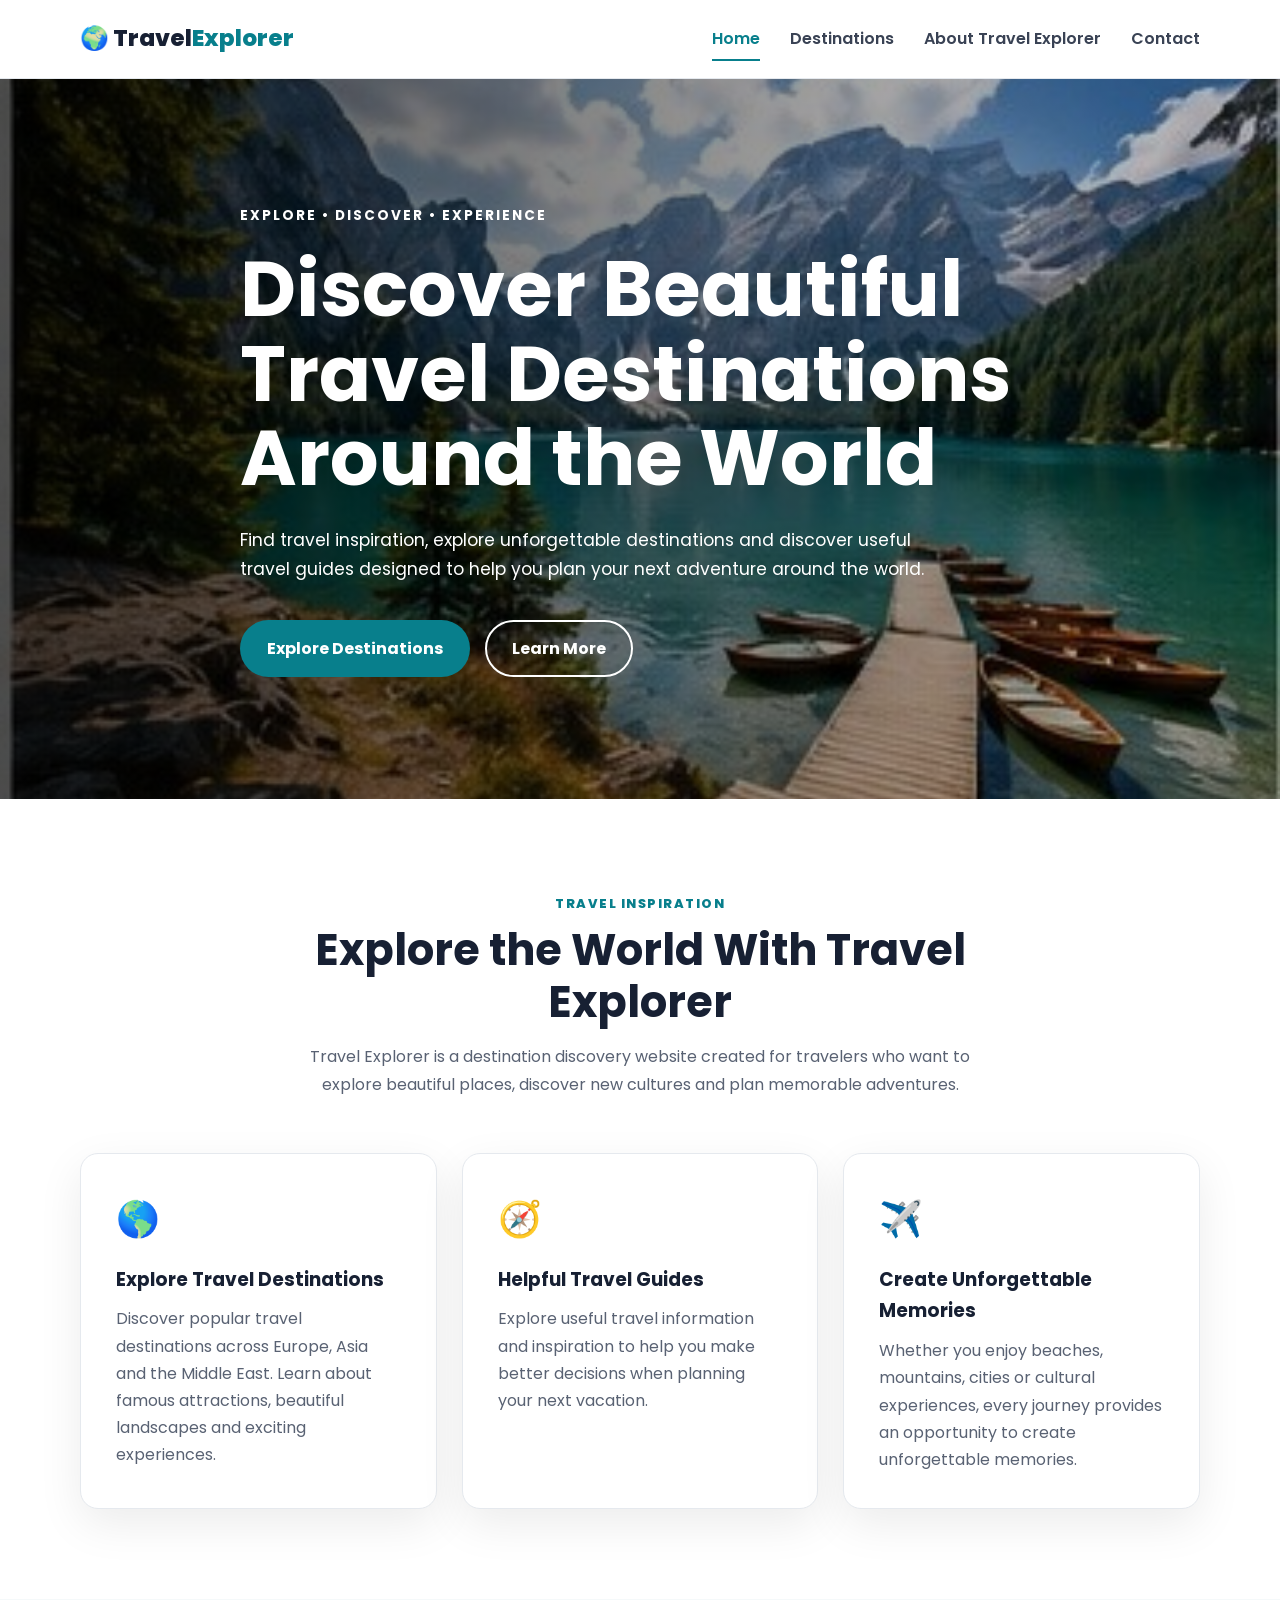
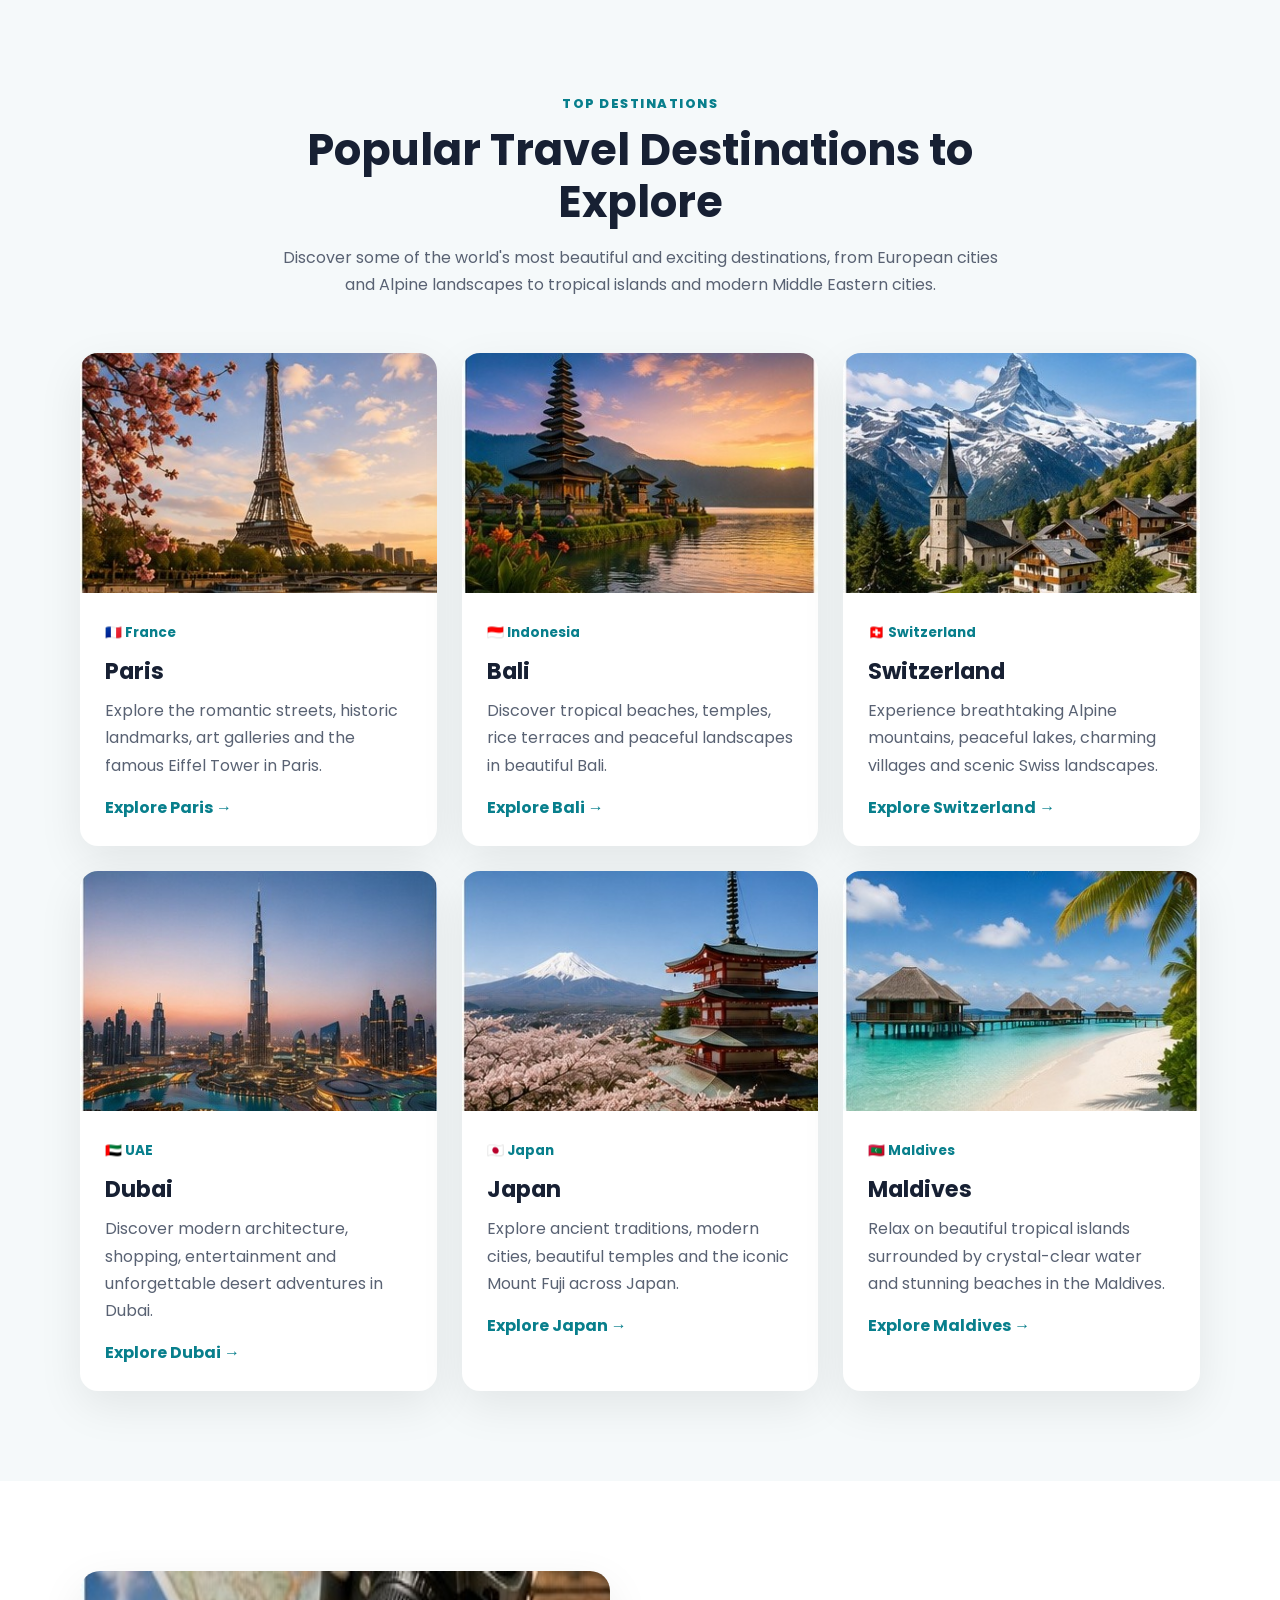
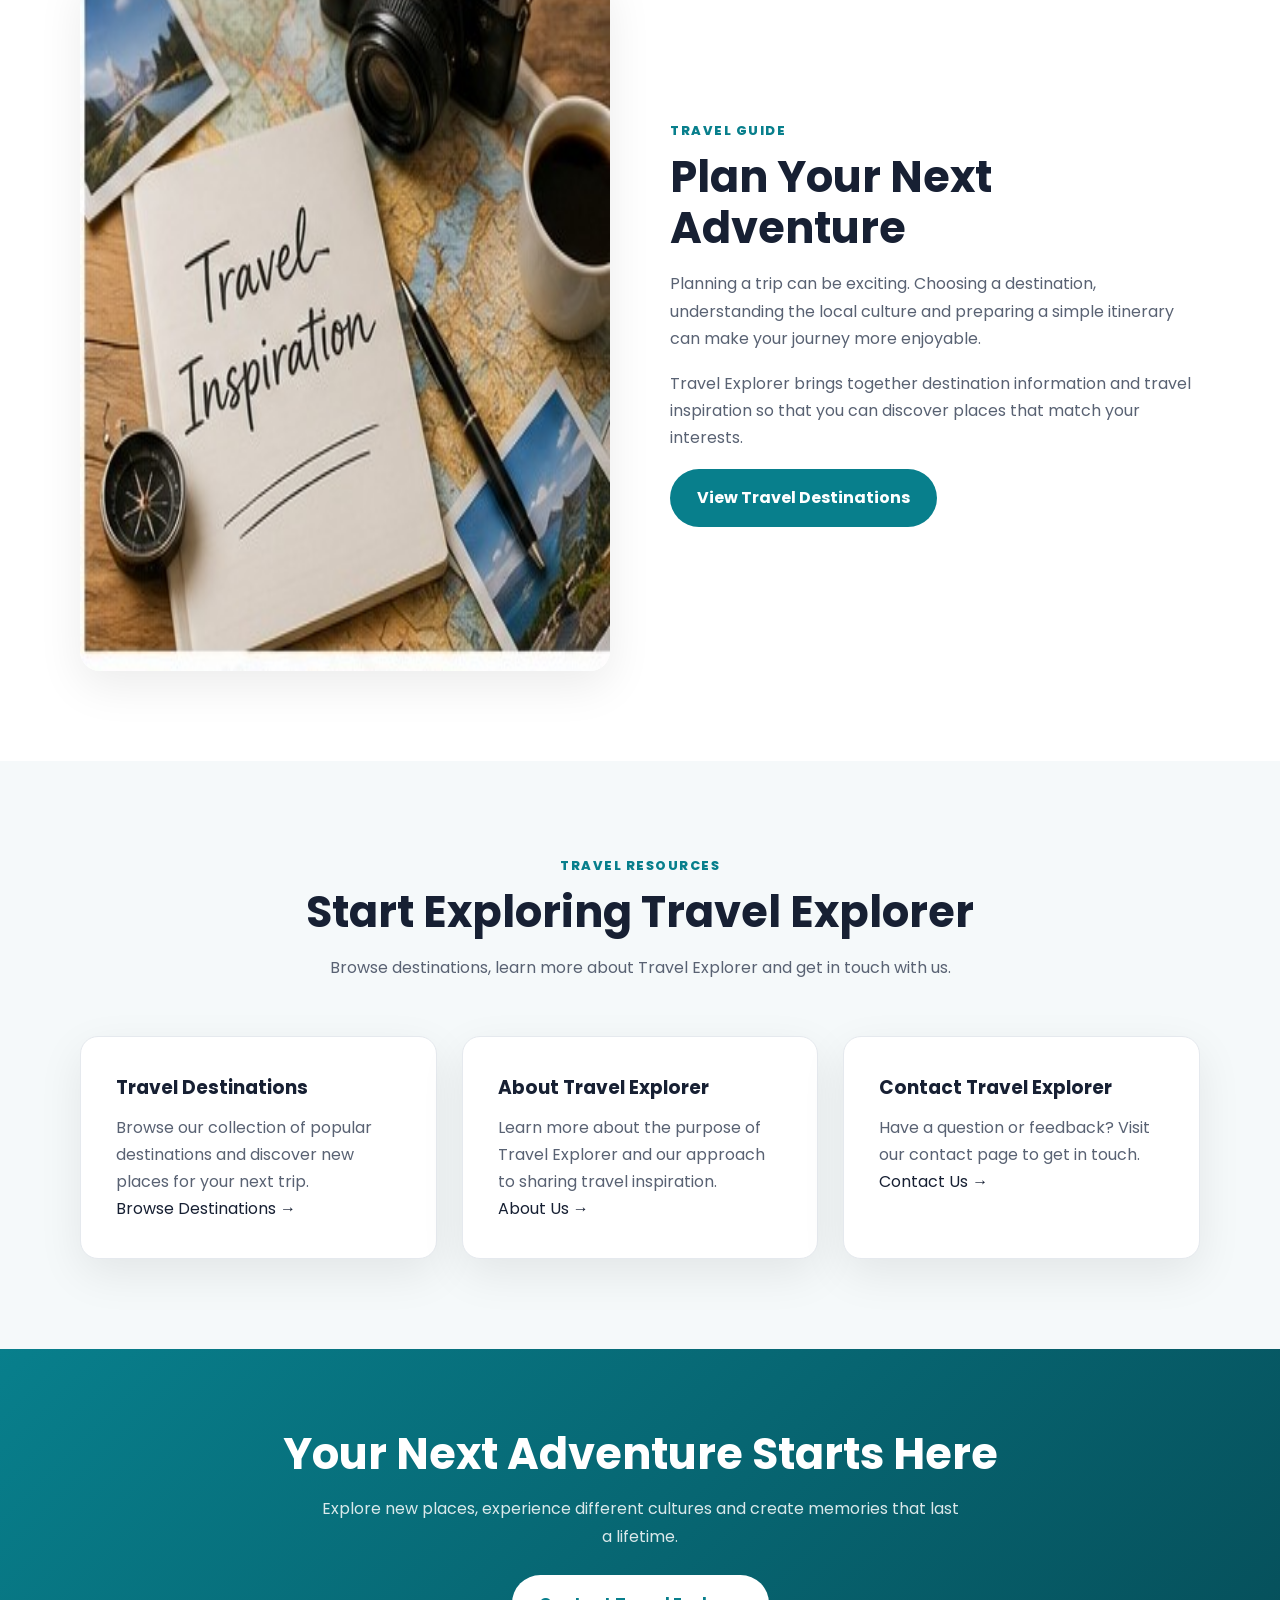
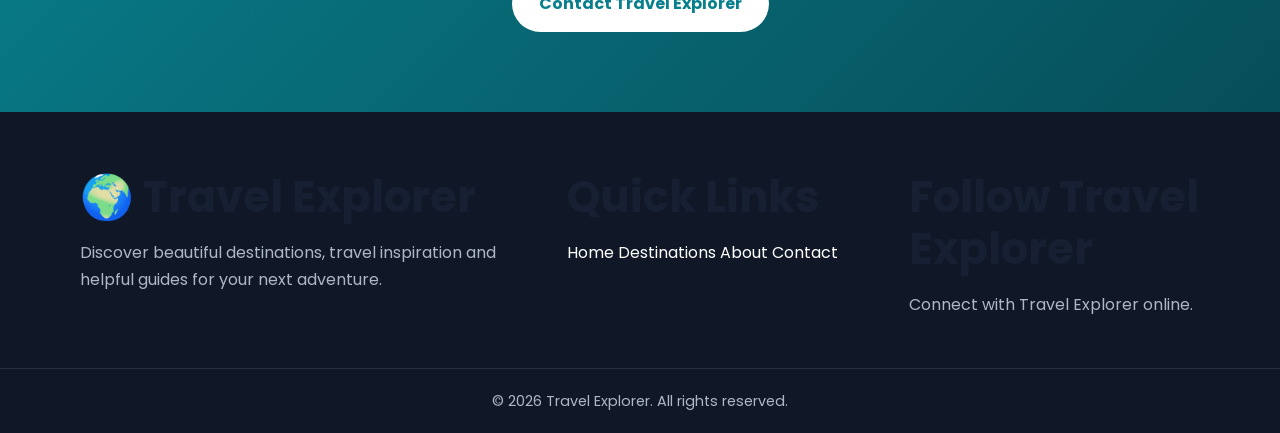
<file: index.html>
<!DOCTYPE html>
<html lang="en">
<head>

    <!-- =========================================================
         TRAVEL EXPLORER
         SEO-Optimized Homepage
         Canonical URL:
         https://shinchan111.github.io/project/
         ========================================================= -->

    <!-- ================= BASIC META ================= -->

    <meta charset="UTF-8">

    <meta name="viewport"
          content="width=device-width, initial-scale=1.0">

    <meta name="description"
          content="Explore beautiful travel destinations, vacation ideas, travel guides and trip inspiration with Travel Explorer. Discover Paris, Bali, Switzerland, Dubai, Japan and the Maldives.">

    <meta name="author"
          content="Travel Explorer">

    <meta name="robots"
          content="index, follow, max-image-preview:large, max-snippet:-1, max-video-preview:-1">

    <meta name="googlebot"
          content="index, follow, max-image-preview:large, max-snippet:-1, max-video-preview:-1">

    <meta name="bingbot"
          content="index, follow">

    <meta name="referrer"
          content="strict-origin-when-cross-origin">

    <!-- ================= TITLE ================= -->

    <title>
        Travel Explorer | Travel Destinations, Guides & Vacation Ideas
    </title>

    <!-- ================= CANONICAL ================= -->

    <link rel="canonical"
          href="https://shinchan111.github.io/project/">

    <!-- ================= FAVICON ================= -->

    <link rel="icon"
          type="image/png"
          href="images/favicon.png">

    <link rel="apple-touch-icon"
          href="images/favicon.png">

    <!-- ================= THEME ================= -->

    <meta name="theme-color"
          content="#0f766e">

    <meta name="color-scheme"
          content="light">

    <!-- ================= OPEN GRAPH ================= -->

    <meta property="og:type"
          content="website">

    <meta property="og:locale"
          content="en_US">

    <meta property="og:site_name"
          content="Travel Explorer">

    <meta property="og:title"
          content="Travel Explorer | Travel Destinations, Guides & Vacation Ideas">

    <meta property="og:description"
          content="Discover beautiful destinations, travel inspiration and helpful travel guides for your next adventure.">

    <meta property="og:url"
          content="https://shinchan111.github.io/project/">

    <meta property="og:image"
          content="https://shinchan111.github.io/project/images/og-image.jpg">

    <meta property="og:image:alt"
          content="Travel Explorer travel destinations and vacation inspiration">

    <meta property="og:image:type"
          content="image/jpeg">

    <!-- ================= X / TWITTER ================= -->

    <meta name="twitter:card"
          content="summary_large_image">

    <meta name="twitter:title"
          content="Travel Explorer | Travel Destinations & Guides">

    <meta name="twitter:description"
          content="Explore beautiful destinations, travel guides, vacation ideas and unforgettable travel experiences.">

    <meta name="twitter:image"
          content="https://shinchan111.github.io/project/images/og-image.jpg">

    <meta name="twitter:image:alt"
          content="Travel Explorer travel destinations">

    <!-- =========================================================
         PERFORMANCE
         ========================================================= -->

    <!-- Google Fonts -->
    <link rel="preconnect"
          href="https://fonts.googleapis.com">

    <link rel="preconnect"
          href="https://fonts.gstatic.com"
          crossorigin>

    <link rel="dns-prefetch"
          href="//fonts.googleapis.com">

    <link rel="dns-prefetch"
          href="//fonts.gstatic.com">

    <link href="https://fonts.googleapis.com/css2?family=Poppins:wght@300;400;500;600;700;800&display=swap"
          rel="stylesheet">

    <!-- Main CSS -->
    <link rel="stylesheet"
          href="style.css">

    <!-- =========================================================
         WEBSITE STRUCTURED DATA
         ========================================================= -->

    <script type="application/ld+json">
    {
        "@context": "https://schema.org",
        "@type": "WebSite",
        "@id": "https://shinchan111.github.io/project/#website",
        "name": "Travel Explorer",
        "url": "https://shinchan111.github.io/project/",
        "description": "Travel destinations, travel guides, vacation ideas and travel inspiration.",
        "inLanguage": "en"
    }
    </script>

    <!-- =========================================================
         WEBPAGE STRUCTURED DATA
         ========================================================= -->

    <script type="application/ld+json">
    {
        "@context": "https://schema.org",
        "@type": "WebPage",
        "@id": "https://shinchan111.github.io/project/#webpage",
        "url": "https://shinchan111.github.io/project/",
        "name": "Travel Explorer | Travel Destinations, Guides & Vacation Ideas",
        "description": "Explore beautiful travel destinations, vacation ideas, travel guides and trip inspiration with Travel Explorer.",
        "isPartOf": {
            "@id": "https://shinchan111.github.io/project/#website"
        },
        "about": {
            "@type": "Thing",
            "name": "Travel and tourism"
        },
        "inLanguage": "en"
    }
    </script>

    <!-- =========================================================
         ORGANIZATION STRUCTURED DATA
         
         IMPORTANT:
         No fake phone number, address or social profiles are used.
         Add them only when they genuinely belong to this website.
         ========================================================= -->

    <script type="application/ld+json">
    {
        "@context": "https://schema.org",
        "@type": "Organization",
        "@id": "https://shinchan111.github.io/project/#organization",
        "name": "Travel Explorer",
        "url": "https://shinchan111.github.io/project/",
        "logo": {
            "@type": "ImageObject",
            "url": "https://shinchan111.github.io/project/images/favicon.png"
        }
    }
    </script>

    <!-- =========================================================
         BREADCRUMB STRUCTURED DATA
         ========================================================= -->

    <script type="application/ld+json">
    {
        "@context": "https://schema.org",
        "@type": "BreadcrumbList",
        "itemListElement": [
            {
                "@type": "ListItem",
                "position": 1,
                "name": "Home",
                "item": "https://shinchan111.github.io/project/"
            }
        ]
    }
    </script>

</head>


<body>

    <!-- =========================================================
         HEADER
         ========================================================= -->

    <header class="header">

        <div class="container nav-container">

            <a href="./"
               class="logo"
               aria-label="Travel Explorer - Home">

                <span aria-hidden="true">🌍</span>
                Travel<span>Explorer</span>

            </a>


            <nav class="navbar"
                 aria-label="Main navigation">

                <a href="./"
                   class="active"
                   aria-current="page">
                    Home
                </a>

                <a href="destinations.html">
                    Destinations
                </a>

                <a href="about.html">
                    About Travel Explorer
                </a>

                <a href="contact.html">
                    Contact
                </a>

            </nav>

        </div>

    </header>


    <!-- =========================================================
         MAIN CONTENT
         ========================================================= -->

    <main>

        <!-- =====================================================
             HERO
             ===================================================== -->

        <section class="hero"
                 aria-labelledby="hero-title">

            <div class="hero-overlay">

                <div class="container hero-content">

                    <span class="hero-label">
                        EXPLORE • DISCOVER • EXPERIENCE
                    </span>


                    <h1 id="hero-title">
                        Discover Beautiful Travel Destinations Around the World
                    </h1>


                    <p>
                        Find travel inspiration, explore unforgettable
                        destinations and discover useful travel guides designed
                        to help you plan your next adventure around the world.
                    </p>


                    <div class="hero-buttons">

                        <a href="destinations.html"
                           class="btn btn-primary"
                           aria-label="Explore Travel Explorer destinations">

                            Explore Destinations

                        </a>


                        <a href="about.html"
                           class="btn btn-outline"
                           aria-label="Learn more about Travel Explorer">

                            Learn More

                        </a>

                    </div>

                </div>

            </div>

        </section>


        <!-- =====================================================
             INTRODUCTION
             ===================================================== -->

        <section class="section"
                 aria-labelledby="travel-inspiration-title">

            <div class="container">

                <div class="section-heading">

                    <span class="section-label">
                        TRAVEL INSPIRATION
                    </span>


                    <h2 id="travel-inspiration-title">
                        Explore the World With Travel Explorer
                    </h2>


                    <p>
                        Travel Explorer is a destination discovery website
                        created for travelers who want to explore beautiful
                        places, discover new cultures and plan memorable
                        adventures.
                    </p>

                </div>


                <div class="content-grid">

                    <article class="info-card">

                        <div class="icon"
                             aria-hidden="true">
                            🌎
                        </div>

                        <h3>
                            Explore Travel Destinations
                        </h3>

                        <p>
                            Discover popular travel destinations across Europe,
                            Asia and the Middle East. Learn about famous
                            attractions, beautiful landscapes and exciting
                            experiences.
                        </p>

                    </article>


                    <article class="info-card">

                        <div class="icon"
                             aria-hidden="true">
                            🧭
                        </div>

                        <h3>
                            Helpful Travel Guides
                        </h3>

                        <p>
                            Explore useful travel information and inspiration
                            to help you make better decisions when planning
                            your next vacation.
                        </p>

                    </article>


                    <article class="info-card">

                        <div class="icon"
                             aria-hidden="true">
                            ✈️
                        </div>

                        <h3>
                            Create Unforgettable Memories
                        </h3>

                        <p>
                            Whether you enjoy beaches, mountains, cities or
                            cultural experiences, every journey provides an
                            opportunity to create unforgettable memories.
                        </p>

                    </article>

                </div>

            </div>

        </section>


        <!-- =====================================================
             DESTINATIONS
             ===================================================== -->

        <section class="section section-light"
                 aria-labelledby="popular-destinations-title">

            <div class="container">

                <div class="section-heading">

                    <span class="section-label">
                        TOP DESTINATIONS
                    </span>


                    <h2 id="popular-destinations-title">
                        Popular Travel Destinations to Explore
                    </h2>


                    <p>
                        Discover some of the world's most beautiful and
                        exciting destinations, from European cities and
                        Alpine landscapes to tropical islands and modern
                        Middle Eastern cities.
                    </p>

                </div>


                <div class="destination-grid">


                    <!-- =================================================
                         PARIS
                         ================================================= -->

                    <article class="destination-card">

                        <img src="images/destination-paris.jpg"
                             alt="Eiffel Tower and Paris cityscape in France"
                             width="800"
                             height="600"
                             loading="lazy"
                             decoding="async">


                        <div class="destination-content">

                            <span>
                                🇫🇷 France
                            </span>


                            <h3>
                                Paris
                            </h3>


                            <p>
                                Explore the romantic streets, historic
                                landmarks, art galleries and the famous Eiffel
                                Tower in Paris.
                            </p>


                            <a href="destinations.html#paris"
                               aria-label="Explore Paris travel destination">

                                Explore Paris
                                <span aria-hidden="true">→</span>

                            </a>

                        </div>

                    </article>


                    <!-- =================================================
                         BALI
                         ================================================= -->

                    <article class="destination-card">

                        <img src="images/destination-bali.jpg"
                             alt="Tropical beach and scenic landscape in Bali, Indonesia"
                             width="800"
                             height="600"
                             loading="lazy"
                             decoding="async">


                        <div class="destination-content">

                            <span>
                                🇮🇩 Indonesia
                            </span>


                            <h3>
                                Bali
                            </h3>


                            <p>
                                Discover tropical beaches, temples, rice
                                terraces and peaceful landscapes in beautiful
                                Bali.
                            </p>


                            <a href="destinations.html#bali"
                               aria-label="Explore Bali travel destination">

                                Explore Bali
                                <span aria-hidden="true">→</span>

                            </a>

                        </div>

                    </article>


                    <!-- =================================================
                         SWITZERLAND
                         ================================================= -->

                    <article class="destination-card">

                        <img src="images/destination-switzerland.jpg"
                             alt="Swiss Alps mountains and scenic landscape in Switzerland"
                             width="800"
                             height="600"
                             loading="lazy"
                             decoding="async">


                        <div class="destination-content">

                            <span>
                                🇨🇭 Switzerland
                            </span>


                            <h3>
                                Switzerland
                            </h3>


                            <p>
                                Experience breathtaking Alpine mountains,
                                peaceful lakes, charming villages and scenic
                                Swiss landscapes.
                            </p>


                            <a href="destinations.html#switzerland"
                               aria-label="Explore Switzerland travel destination">

                                Explore Switzerland
                                <span aria-hidden="true">→</span>

                            </a>

                        </div>

                    </article>


                    <!-- =================================================
                         DUBAI
                         ================================================= -->

                    <article class="destination-card">

                        <img src="images/destination-dubai.jpg"
                             alt="Dubai skyline with modern skyscrapers and architecture in the United Arab Emirates"
                             width="800"
                             height="600"
                             loading="lazy"
                             decoding="async">


                        <div class="destination-content">

                            <span>
                                🇦🇪 UAE
                            </span>


                            <h3>
                                Dubai
                            </h3>


                            <p>
                                Discover modern architecture, shopping,
                                entertainment and unforgettable desert
                                adventures in Dubai.
                            </p>


                            <a href="destinations.html#dubai"
                               aria-label="Explore Dubai travel destination">

                                Explore Dubai
                                <span aria-hidden="true">→</span>

                            </a>

                        </div>

                    </article>


                    <!-- =================================================
                         JAPAN
                         ================================================= -->

                    <article class="destination-card">

                        <img src="images/destination-japan.jpg"
                             alt="Mount Fuji and traditional Japanese landscape in Japan"
                             width="800"
                             height="600"
                             loading="lazy"
                             decoding="async">


                        <div class="destination-content">

                            <span>
                                🇯🇵 Japan
                            </span>


                            <h3>
                                Japan
                            </h3>


                            <p>
                                Explore ancient traditions, modern cities,
                                beautiful temples and the iconic Mount Fuji
                                across Japan.
                            </p>


                            <a href="destinations.html#japan"
                               aria-label="Explore Japan travel destination">

                                Explore Japan
                                <span aria-hidden="true">→</span>

                            </a>

                        </div>

                    </article>


                    <!-- =================================================
                         MALDIVES
                         ================================================= -->

                    <article class="destination-card">

                        <img src="images/destination-maldives.jpg"
                             alt="Clear blue ocean and tropical beach in the Maldives"
                             width="800"
                             height="600"
                             loading="lazy"
                             decoding="async">


                        <div class="destination-content">

                            <span>
                                🇲🇻 Maldives
                            </span>


                            <h3>
                                Maldives
                            </h3>


                            <p>
                                Relax on beautiful tropical islands surrounded
                                by crystal-clear water and stunning beaches in
                                the Maldives.
                            </p>


                            <a href="destinations.html#maldives"
                               aria-label="Explore Maldives travel destination">

                                Explore Maldives
                                <span aria-hidden="true">→</span>

                            </a>

                        </div>

                    </article>


                </div>

            </div>

        </section>


        <!-- =====================================================
             TRAVEL GUIDE
             ===================================================== -->

        <section class="section"
                 aria-labelledby="travel-guide-title">

            <div class="container guide-grid">


                <div class="guide-image">

                    <img src="images/travel-blog.jpg"
                         alt="Travel planning with a camera, journal and travel accessories"
                         width="1000"
                         height="700"
                         loading="lazy"
                         decoding="async">

                </div>


                <div class="guide-content">

                    <span class="section-label">
                        TRAVEL GUIDE
                    </span>


                    <h2 id="travel-guide-title">
                        Plan Your Next Adventure
                    </h2>


                    <p>
                        Planning a trip can be exciting. Choosing a
                        destination, understanding the local culture and
                        preparing a simple itinerary can make your journey
                        more enjoyable.
                    </p>


                    <p>
                        Travel Explorer brings together destination information
                        and travel inspiration so that you can discover places
                        that match your interests.
                    </p>


                    <a href="destinations.html"
                       class="btn btn-primary"
                       aria-label="View all Travel Explorer destinations">

                        View Travel Destinations

                    </a>

                </div>

            </div>

        </section>


        <!-- =====================================================
             INTERNAL LINKING / DISCOVERY
             ===================================================== -->

        <section class="section section-light"
                 aria-labelledby="travel-resources-title">

            <div class="container">

                <div class="section-heading">

                    <span class="section-label">
                        TRAVEL RESOURCES
                    </span>


                    <h2 id="travel-resources-title">
                        Start Exploring Travel Explorer
                    </h2>


                    <p>
                        Browse destinations, learn more about Travel Explorer
                        and get in touch with us.
                    </p>

                </div>


                <div class="content-grid">

                    <article class="info-card">

                        <h3>
                            Travel Destinations
                        </h3>

                        <p>
                            Browse our collection of popular destinations and
                            discover new places for your next trip.
                        </p>

                        <a href="destinations.html"
                           aria-label="Browse all travel destinations">

                            Browse Destinations
                            <span aria-hidden="true">→</span>

                        </a>

                    </article>


                    <article class="info-card">

                        <h3>
                            About Travel Explorer
                        </h3>

                        <p>
                            Learn more about the purpose of Travel Explorer
                            and our approach to sharing travel inspiration.
                        </p>

                        <a href="about.html"
                           aria-label="Learn more about Travel Explorer">

                            About Us
                            <span aria-hidden="true">→</span>

                        </a>

                    </article>


                    <article class="info-card">

                        <h3>
                            Contact Travel Explorer
                        </h3>

                        <p>
                            Have a question or feedback? Visit our contact
                            page to get in touch.
                        </p>

                        <a href="contact.html"
                           aria-label="Contact Travel Explorer">

                            Contact Us
                            <span aria-hidden="true">→</span>

                        </a>

                    </article>

                </div>

            </div>

        </section>


        <!-- =====================================================
             CALL TO ACTION
             ===================================================== -->

        <section class="cta"
                 aria-labelledby="cta-title">

            <div class="container">

                <h2 id="cta-title">
                    Your Next Adventure Starts Here
                </h2>


                <p>
                    Explore new places, experience different cultures and
                    create memories that last a lifetime.
                </p>


                <a href="contact.html"
                   class="btn btn-light"
                   aria-label="Contact Travel Explorer">

                    Contact Travel Explorer

                </a>

            </div>

        </section>

    </main>


    <!-- =========================================================
         FOOTER
         ========================================================= -->

    <footer class="footer">

        <div class="container footer-grid">


            <!-- ABOUT -->

            <div>

                <h2>
                    🌍 Travel Explorer
                </h2>


                <p>
                    Discover beautiful destinations, travel inspiration
                    and helpful guides for your next adventure.
                </p>

            </div>


            <!-- QUICK LINKS -->

            <div>

                <h2>
                    Quick Links
                </h2>


                <nav aria-label="Footer navigation">

                    <a href="./">
                        Home
                    </a>


                    <a href="destinations.html">
                        Destinations
                    </a>


                    <a href="about.html">
                        About
                    </a>


                    <a href="contact.html">
                        Contact
                    </a>

                </nav>

            </div>


            <!-- SOCIAL LINKS -->

            <div>

                <h2>
                    Follow Travel Explorer
                </h2>


                <p>
                    Connect with Travel Explorer online.
                </p>


                <!--
                    Add real social profile URLs here only.
                    Do not use placeholder social profiles.
                -->

                <div class="social-links">

                    <!--
                    <a href="YOUR_REAL_FACEBOOK_URL"
                       target="_blank"
                       rel="noopener noreferrer">
                        Facebook
                    </a>

                    <a href="YOUR_REAL_INSTAGRAM_URL"
                       target="_blank"
                       rel="noopener noreferrer">
                        Instagram
                    </a>

                    <a href="YOUR_REAL_X_URL"
                       target="_blank"
                       rel="noopener noreferrer">
                        X
                    </a>

                    <a href="YOUR_REAL_LINKEDIN_URL"
                       target="_blank"
                       rel="noopener noreferrer">
                        LinkedIn
                    </a>

                    <a href="YOUR_REAL_YOUTUBE_URL"
                       target="_blank"
                       rel="noopener noreferrer">
                        YouTube
                    </a>
                    -->

                </div>

            </div>

        </div>


        <div class="footer-bottom">

            <p>
                © 2026 Travel Explorer. All rights reserved.
            </p>

        </div>

    </footer>


</body>
</html>
</file>
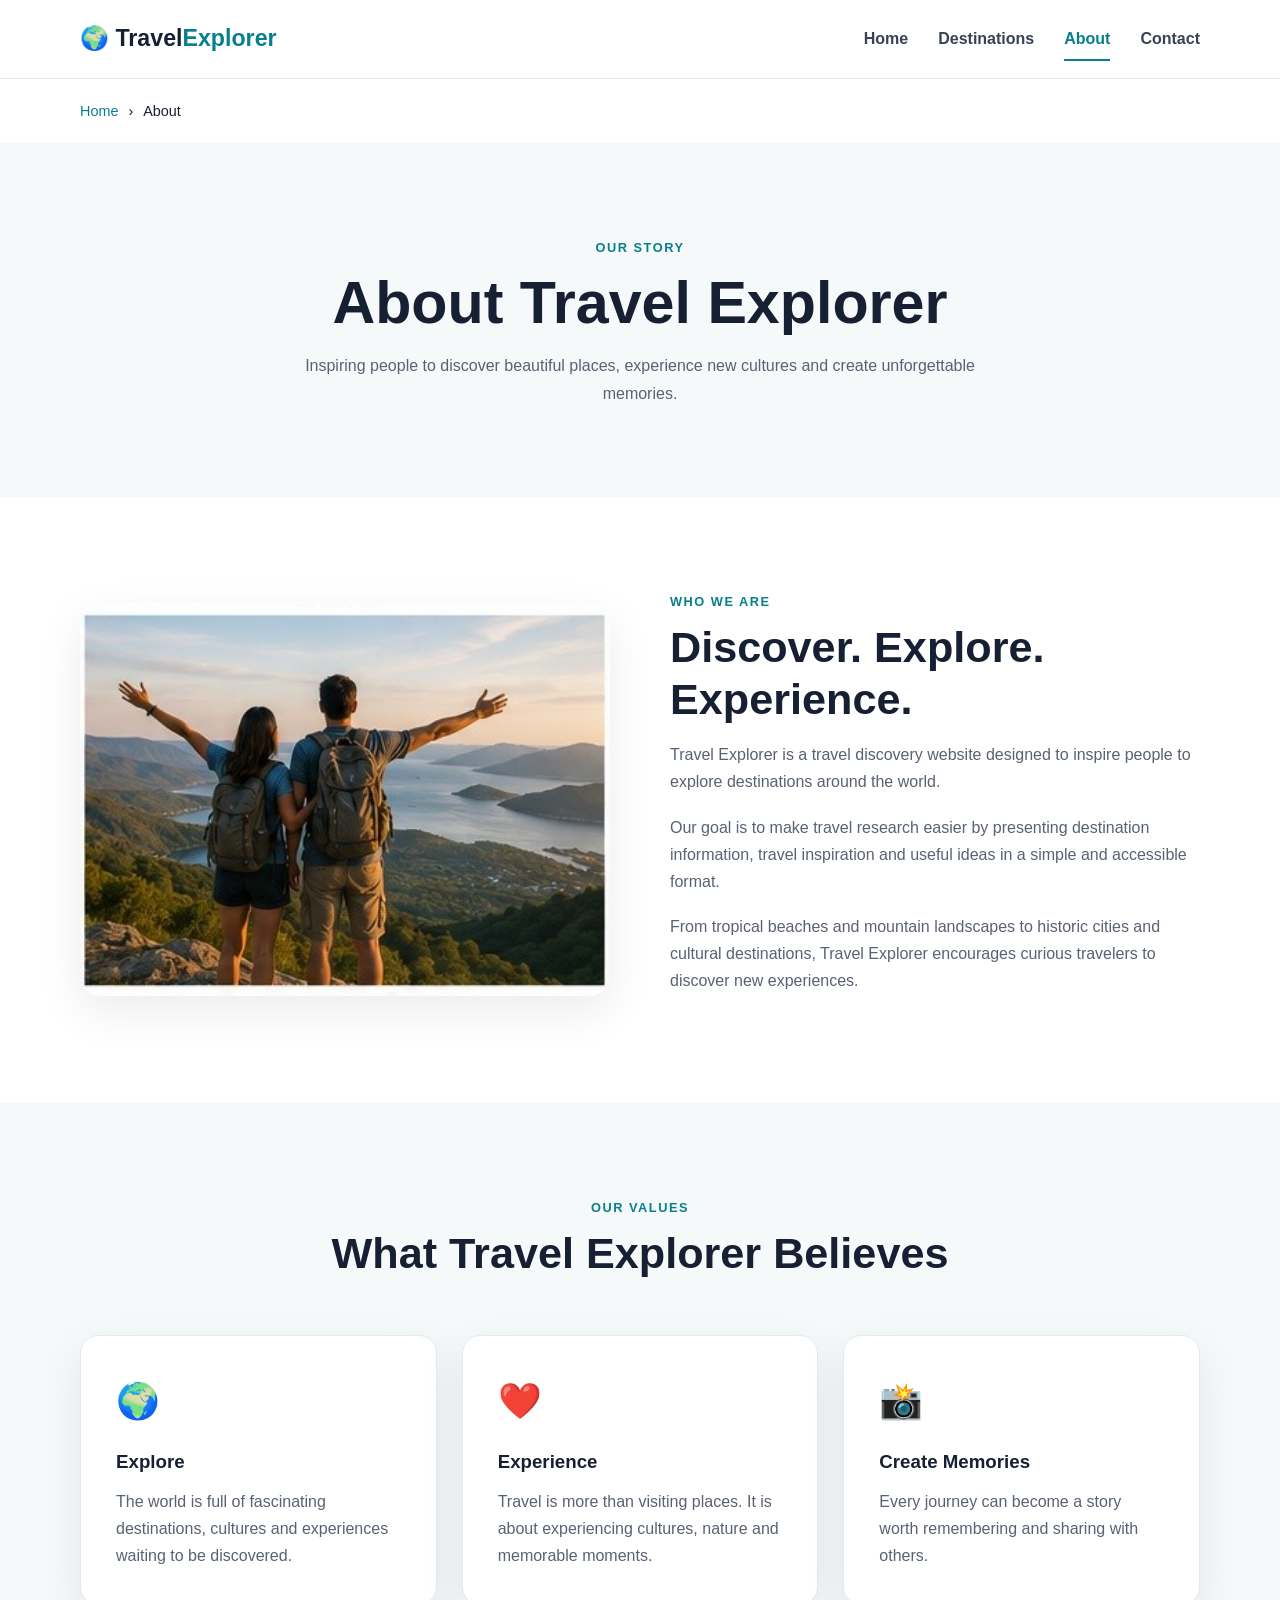
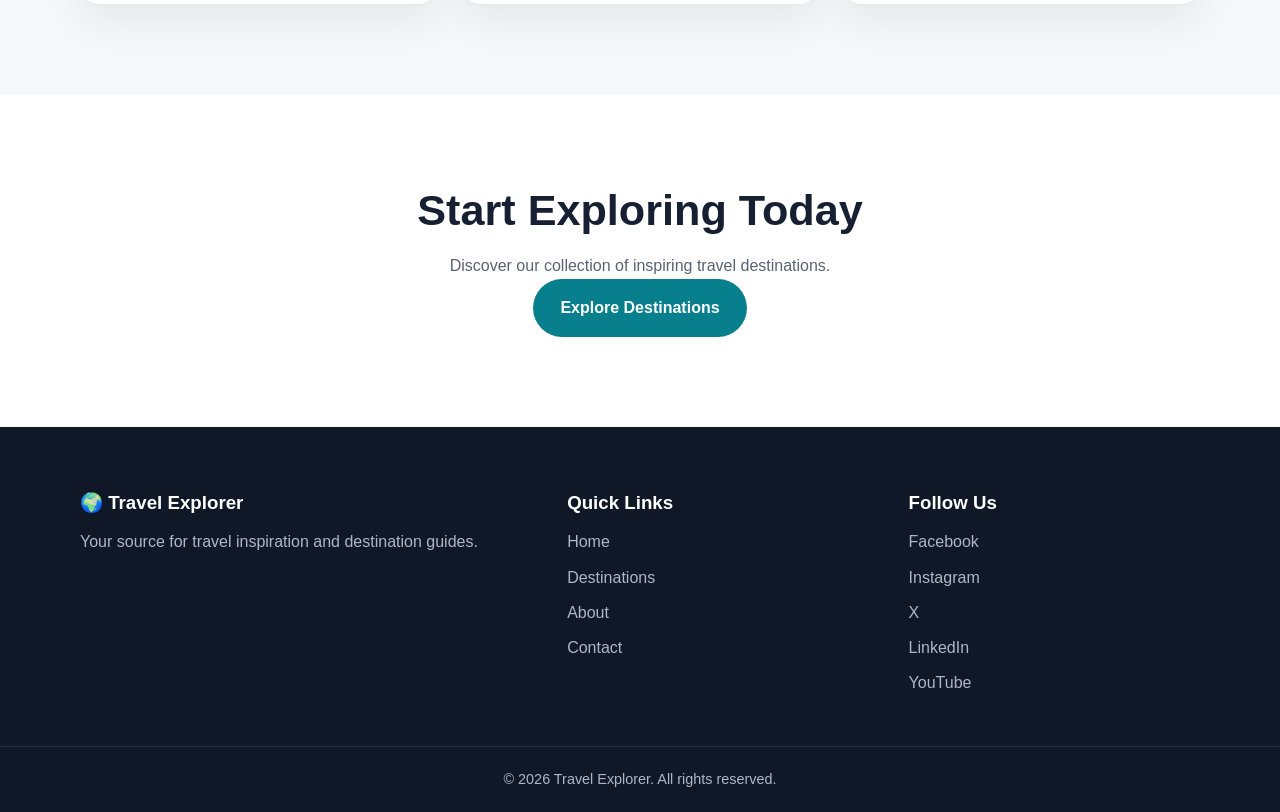
<file: about.html>
<!DOCTYPE html>
<html lang="en">

<head>

<meta charset="UTF-8">

<meta name="viewport"
      content="width=device-width, initial-scale=1.0">

<title>About Travel Explorer | Our Travel Mission</title>

<meta name="description"
      content="Learn about Travel Explorer, a travel discovery website created to provide destination inspiration, travel guides and ideas for unforgettable journeys.">

<meta name="robots"
      content="index, follow">

<link rel="canonical"
      href="https://shinchan111.github.io/project/about.html">

<link rel="icon"
      href="images/favicon.png">

<link rel="stylesheet"
      href="style.css">


<meta property="og:type"
      content="website">

<meta property="og:title"
      content="About Travel Explorer">

<meta property="og:description"
      content="Learn more about Travel Explorer and our mission to inspire people to explore the world.">

<meta property="og:url"
      content="https://shinchan111.github.io/project/about.html">

<meta property="og:image"
      content="https://shinchan111.github.io/project/images/about-travel.jpg">


<meta name="twitter:card"
      content="summary_large_image">

<meta name="twitter:title"
      content="About Travel Explorer">

<meta name="twitter:description"
      content="Discover the story and mission behind Travel Explorer.">

<meta name="twitter:image"
      content="https://shinchan111.github.io/project/images/about-travel.jpg">


<script type="application/ld+json">

{
  "@context": "https://schema.org",
  "@type": "AboutPage",
  "name": "About Travel Explorer",
  "url": "https://shinchan111.github.io/project/about.html",
  "description": "Information about Travel Explorer and its travel mission."
}

</script>

</head>


<body>


<header class="header">

<div class="container nav-container">

<a href="index.html"
   class="logo">

🌍 Travel<span>Explorer</span>

</a>

<nav class="navbar">

<a href="index.html">
Home
</a>

<a href="destinations.html">
Destinations
</a>

<a href="about.html"
   class="active">
About
</a>

<a href="contact.html">
Contact
</a>

</nav>

</div>

</header>


<main>


<div class="container breadcrumb">

<a href="index.html">
Home
</a>

<span>›</span>

<span>About</span>

</div>


<section class="page-hero">

<div class="container">

<span class="section-label">
OUR STORY
</span>

<h1>
About Travel Explorer
</h1>

<p>
Inspiring people to discover beautiful places,
experience new cultures and create unforgettable memories.
</p>

</div>

</section>


<section class="section">

<div class="container about-grid">

<div>

<img src="images/about-travel.jpg"
     alt="Travelers exploring a beautiful destination"
     loading="lazy">

</div>


<div>

<span class="section-label">
WHO WE ARE
</span>

<h2>
Discover. Explore. Experience.
</h2>

<p>
Travel Explorer is a travel discovery website designed
to inspire people to explore destinations around the world.
</p>

<p>
Our goal is to make travel research easier by presenting
destination information, travel inspiration and useful
ideas in a simple and accessible format.
</p>

<p>
From tropical beaches and mountain landscapes to historic
cities and cultural destinations, Travel Explorer encourages
curious travelers to discover new experiences.
</p>

</div>

</div>

</section>


<section class="section section-light">

<div class="container">

<div class="section-heading">

<span class="section-label">
OUR VALUES
</span>

<h2>
What Travel Explorer Believes
</h2>

</div>


<div class="content-grid">


<article class="info-card">

<div class="icon">
🌍
</div>

<h3>
Explore
</h3>

<p>
The world is full of fascinating destinations,
cultures and experiences waiting to be discovered.
</p>

</article>


<article class="info-card">

<div class="icon">
❤️
</div>

<h3>
Experience
</h3>

<p>
Travel is more than visiting places. It is about
experiencing cultures, nature and memorable moments.
</p>

</article>


<article class="info-card">

<div class="icon">
📸
</div>

<h3>
Create Memories
</h3>

<p>
Every journey can become a story worth remembering
and sharing with others.
</p>

</article>


</div>

</div>

</section>


<section class="section">

<div class="container text-center">

<h2>
Start Exploring Today
</h2>

<p>
Discover our collection of inspiring travel destinations.
</p>

<a href="destinations.html"
   class="btn btn-primary">

Explore Destinations

</a>

</div>

</section>


</main>


<footer class="footer">

<div class="container footer-grid">

<div>

<h3>
🌍 Travel Explorer
</h3>

<p>
Your source for travel inspiration and destination guides.
</p>

</div>


<div>

<h3>
Quick Links
</h3>

<a href="index.html">Home</a>

<a href="destinations.html">Destinations</a>

<a href="about.html">About</a>

<a href="contact.html">Contact</a>

</div>


<div>

<h3>
Follow Us
</h3>

<div class="social-links">

<a href="https://www.facebook.com/travelexplorer"
   target="_blank"
   rel="noopener noreferrer">
Facebook
</a>

<a href="https://www.instagram.com/travelexplorer"
   target="_blank"
   rel="noopener noreferrer">
Instagram
</a>

<a href="https://x.com/travelexplorer"
   target="_blank"
   rel="noopener noreferrer">
X
</a>

<a href="https://www.linkedin.com/company/travelexplorer"
   target="_blank"
   rel="noopener noreferrer">
LinkedIn
</a>

<a href="https://www.youtube.com/@travelexplorer"
   target="_blank"
   rel="noopener noreferrer">
YouTube
</a>

</div>

</div>

</div>


<div class="footer-bottom">

<p>
© 2026 Travel Explorer. All rights reserved.
</p>

</div>

</footer>


</body>
</html>
</file>
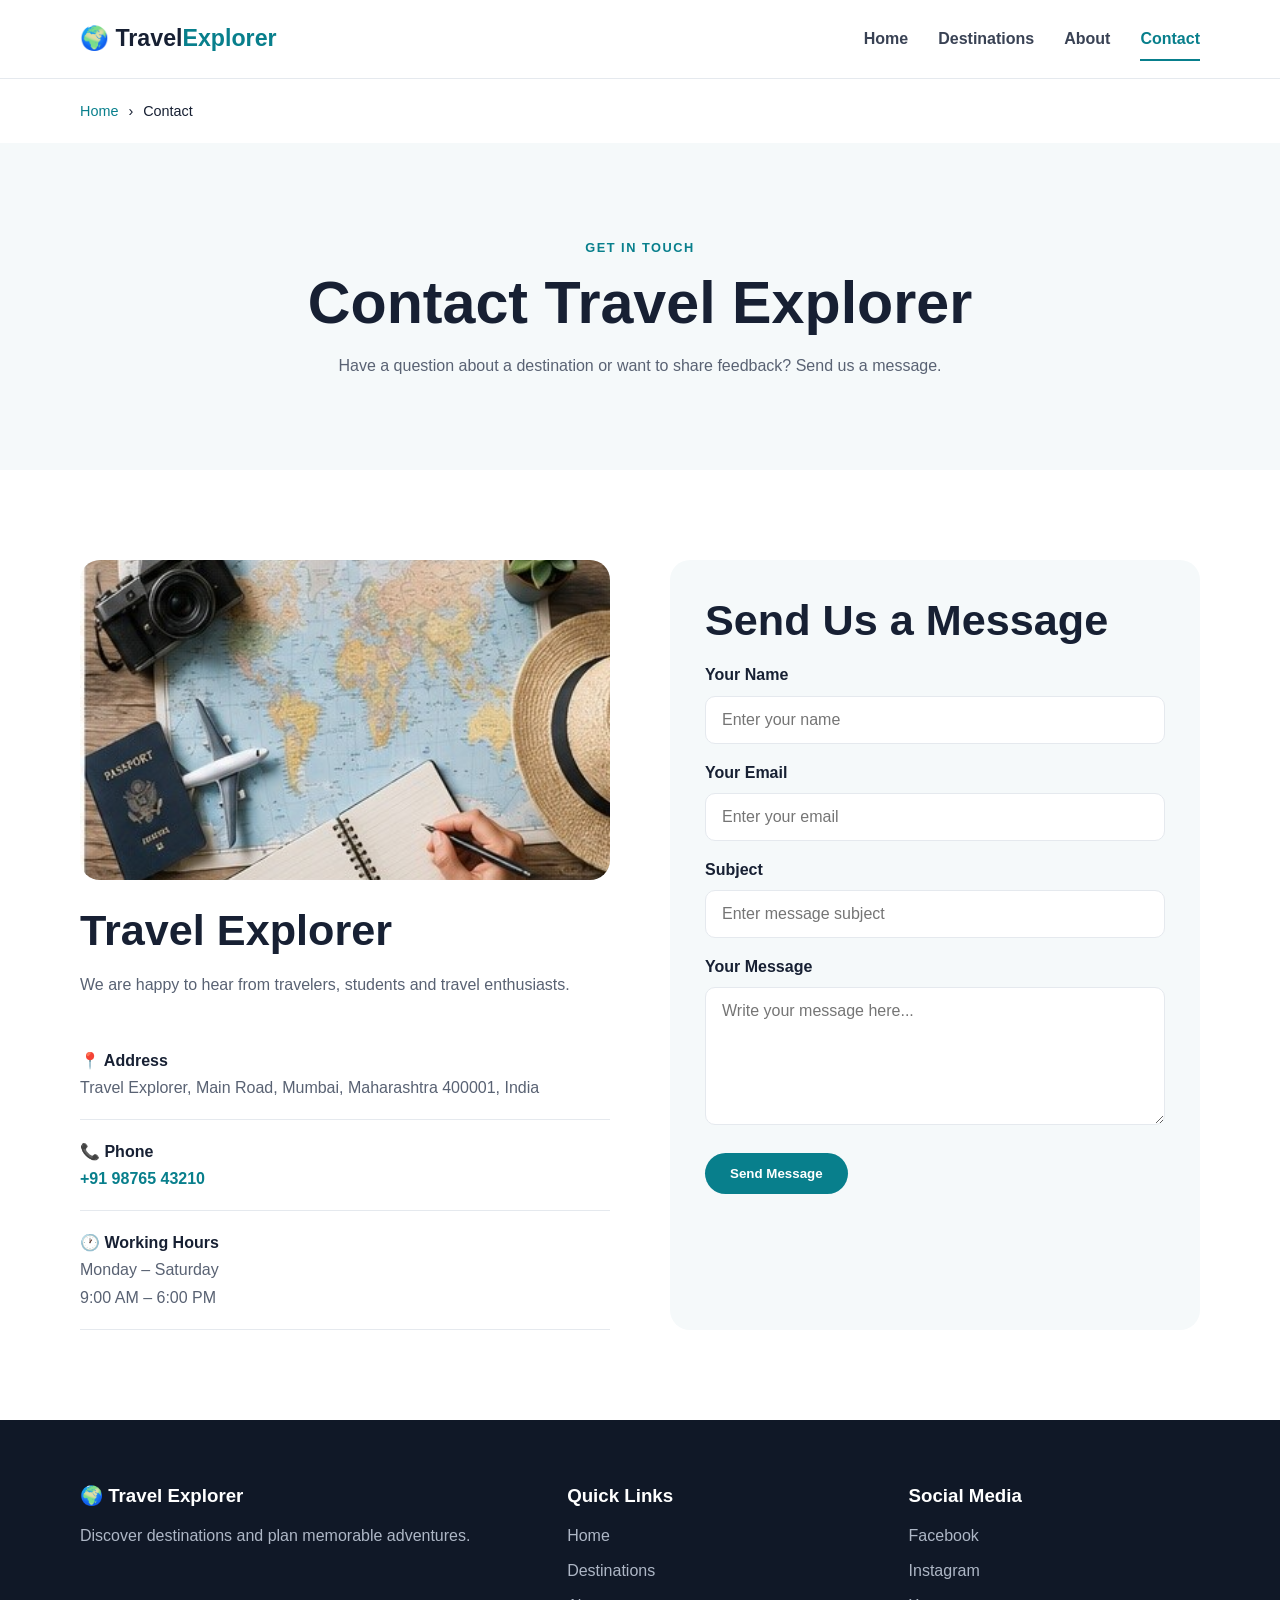
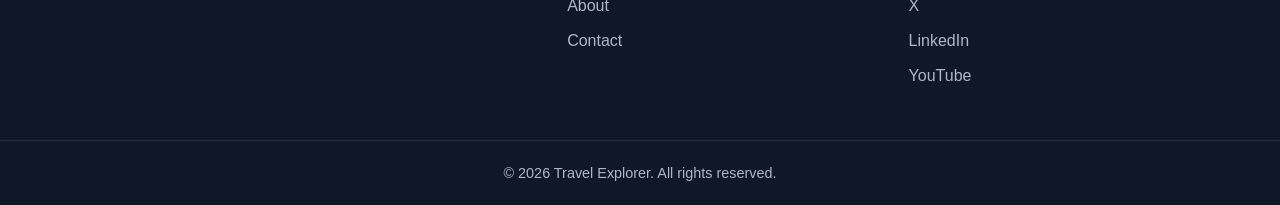
<file: contact.html>
<!DOCTYPE html>
<html lang="en">

<head>

<meta charset="UTF-8">

<meta name="viewport"
      content="width=device-width, initial-scale=1.0">

<title>Contact Travel Explorer | Travel Information & Support</title>

<meta name="description"
      content="Contact Travel Explorer for travel information, destination questions and website feedback. Find our location, phone number and contact form.">

<meta name="robots"
      content="index, follow">

<link rel="canonical"
      href="https://shinchan111.github.io/project/contact.html">

<link rel="icon"
      href="images/favicon.png">

<link rel="stylesheet"
      href="style.css">


<meta property="og:type"
      content="website">

<meta property="og:title"
      content="Contact Travel Explorer">

<meta property="og:description"
      content="Get in touch with Travel Explorer for travel information and destination questions.">

<meta property="og:url"
      content="https://shinchan111.github.io/project/contact.html">

<meta property="og:image"
      content="https://shinchan111.github.io/project/images/contact-travel.jpg">


<meta name="twitter:card"
      content="summary_large_image">

<meta name="twitter:title"
      content="Contact Travel Explorer">

<meta name="twitter:description"
      content="Contact Travel Explorer for travel information and support.">

<meta name="twitter:image"
      content="https://shinchan111.github.io/project/images/contact-travel.jpg">


<!-- Local Business Schema -->

<script type="application/ld+json">

{
  "@context": "https://schema.org",
  "@type": "TravelAgency",
  "name": "Travel Explorer",
  "url": "https://shinchan111.github.io/project/",
  "telephone": "+91-98765-43210",
  "address": {
    "@type": "PostalAddress",
    "streetAddress": "Travel Explorer, Main Road",
    "addressLocality": "Mumbai",
    "addressRegion": "Maharashtra",
    "postalCode": "400001",
    "addressCountry": "IN"
  }
}

</script>

</head>


<body>


<header class="header">

<div class="container nav-container">

<a href="index.html"
   class="logo">

🌍 Travel<span>Explorer</span>

</a>

<nav class="navbar">

<a href="index.html">
Home
</a>

<a href="destinations.html">
Destinations
</a>

<a href="about.html">
About
</a>

<a href="contact.html"
   class="active">
Contact
</a>

</nav>

</div>

</header>


<main>


<div class="container breadcrumb">

<a href="index.html">
Home
</a>

<span>›</span>

<span>Contact</span>

</div>


<section class="page-hero">

<div class="container">

<span class="section-label">
GET IN TOUCH
</span>

<h1>
Contact Travel Explorer
</h1>

<p>
Have a question about a destination or want to share
feedback? Send us a message.
</p>

</div>

</section>


<section class="section">

<div class="container contact-grid">


<div>

<img src="images/contact-travel.jpg"
     alt="Travel planning with map and travel accessories"
     loading="lazy">

<h2>
Travel Explorer
</h2>

<p>
We are happy to hear from travelers, students and
travel enthusiasts.
</p>


<div class="contact-info">

<div>

<strong>
📍 Address
</strong>

<p>
Travel Explorer, Main Road,
Mumbai, Maharashtra 400001, India
</p>

</div>


<div>

<strong>
📞 Phone
</strong>

<p>
<a href="tel:+919876543210">
+91 98765 43210
</a>
</p>

</div>


<div>

<strong>
🕐 Working Hours
</strong>

<p>
Monday – Saturday<br>
9:00 AM – 6:00 PM
</p>

</div>

</div>

</div>


<!-- Contact Form -->

<div class="contact-form">

<h2>
Send Us a Message
</h2>

<form action="#"
      method="post">

<label for="name">
Your Name
</label>

<input type="text"
       id="name"
       name="name"
       placeholder="Enter your name"
       required>


<label for="email">
Your Email
</label>

<input type="email"
       id="email"
       name="email"
       placeholder="Enter your email"
       required>


<label for="subject">
Subject
</label>

<input type="text"
       id="subject"
       name="subject"
       placeholder="Enter message subject"
       required>


<label for="message">
Your Message
</label>

<textarea id="message"
          name="message"
          rows="6"
          placeholder="Write your message here..."
          required></textarea>


<button type="submit"
        class="btn btn-primary">

Send Message

</button>

</form>

</div>


</div>

</section>


</main>


<footer class="footer">

<div class="container footer-grid">

<div>

<h3>
🌍 Travel Explorer
</h3>

<p>
Discover destinations and plan memorable adventures.
</p>

</div>


<div>

<h3>
Quick Links
</h3>

<a href="index.html">Home</a>

<a href="destinations.html">
Destinations
</a>

<a href="about.html">
About
</a>

<a href="contact.html">
Contact
</a>

</div>


<div>

<h3>
Social Media
</h3>

<div class="social-links">

<a href="https://www.facebook.com/travelexplorer"
   target="_blank"
   rel="noopener noreferrer">
Facebook
</a>

<a href="https://www.instagram.com/travelexplorer"
   target="_blank"
   rel="noopener noreferrer">
Instagram
</a>

<a href="https://x.com/travelexplorer"
   target="_blank"
   rel="noopener noreferrer">
X
</a>

<a href="https://www.linkedin.com/company/travelexplorer"
   target="_blank"
   rel="noopener noreferrer">
LinkedIn
</a>

<a href="https://www.youtube.com/@travelexplorer"
   target="_blank"
   rel="noopener noreferrer">
YouTube
</a>

</div>

</div>

</div>


<div class="footer-bottom">

<p>
© 2026 Travel Explorer. All rights reserved.
</p>

</div>

</footer>


</body>
</html>
</file>
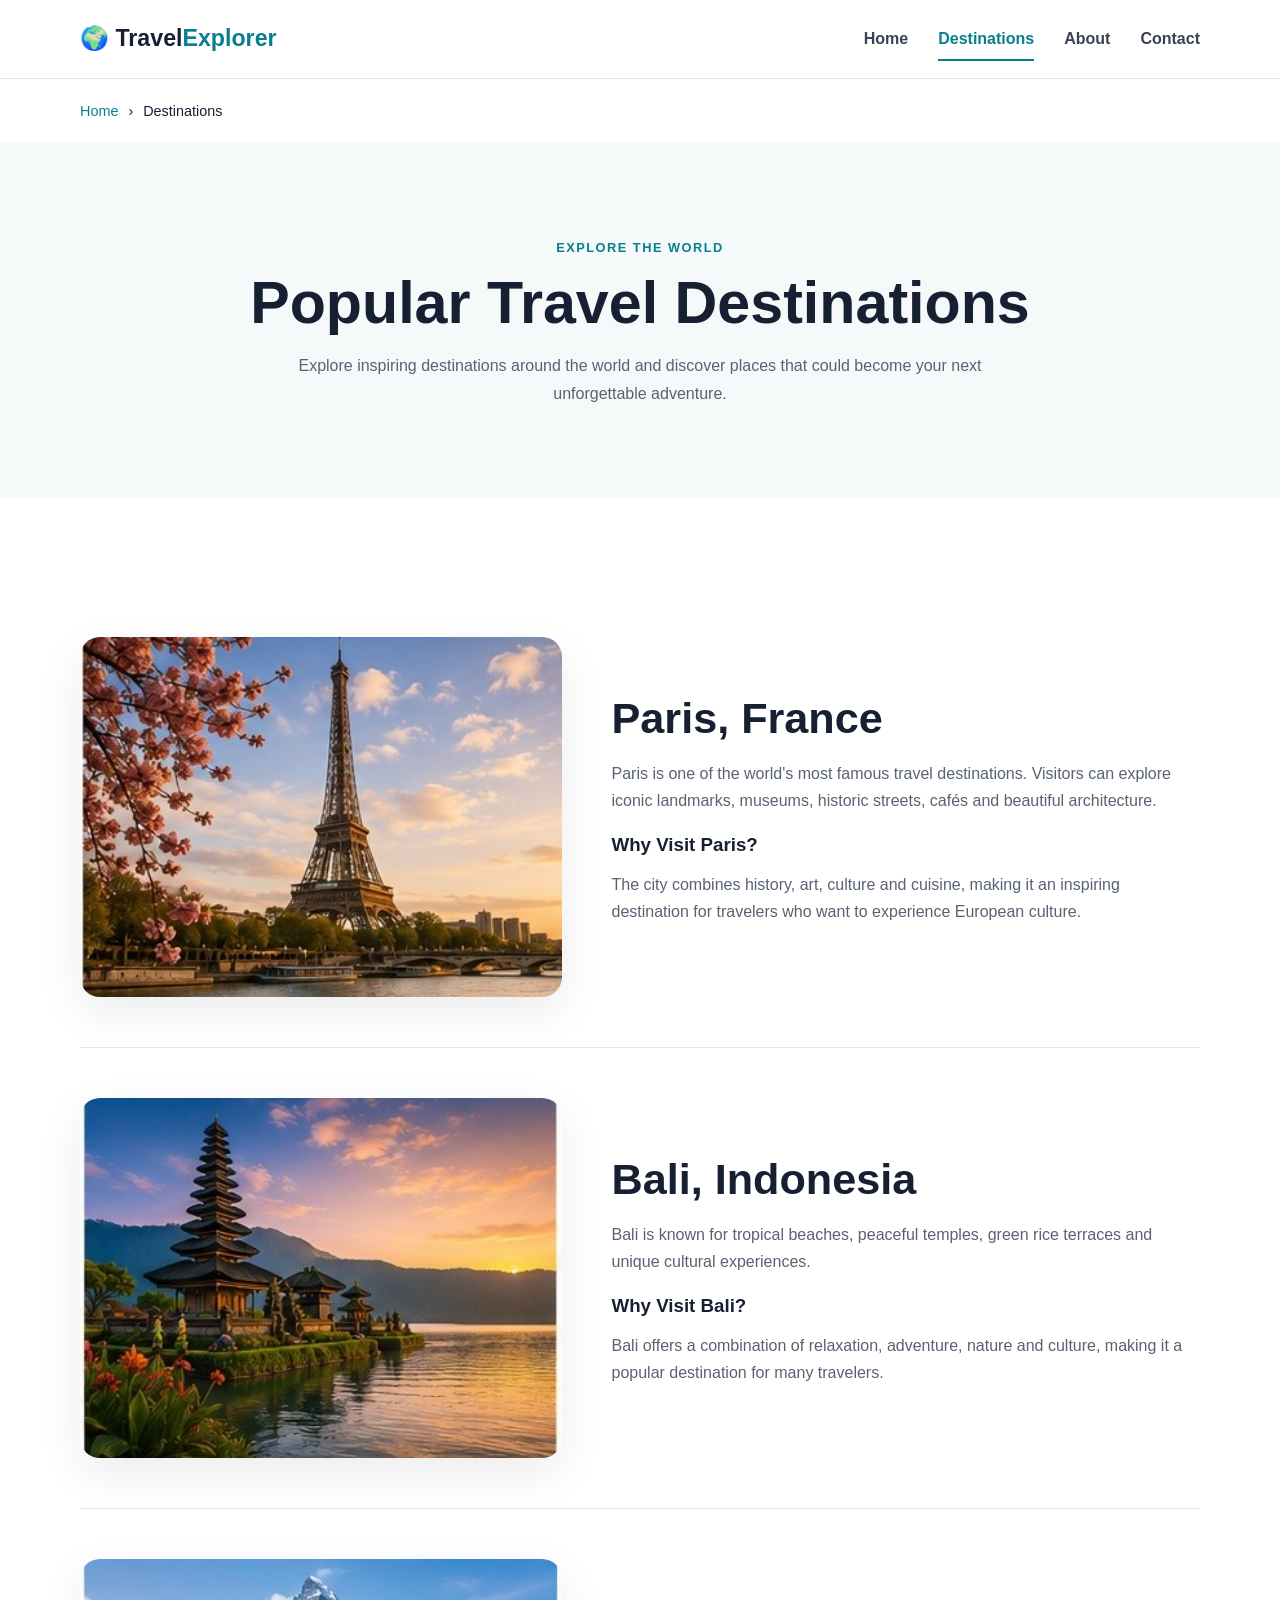
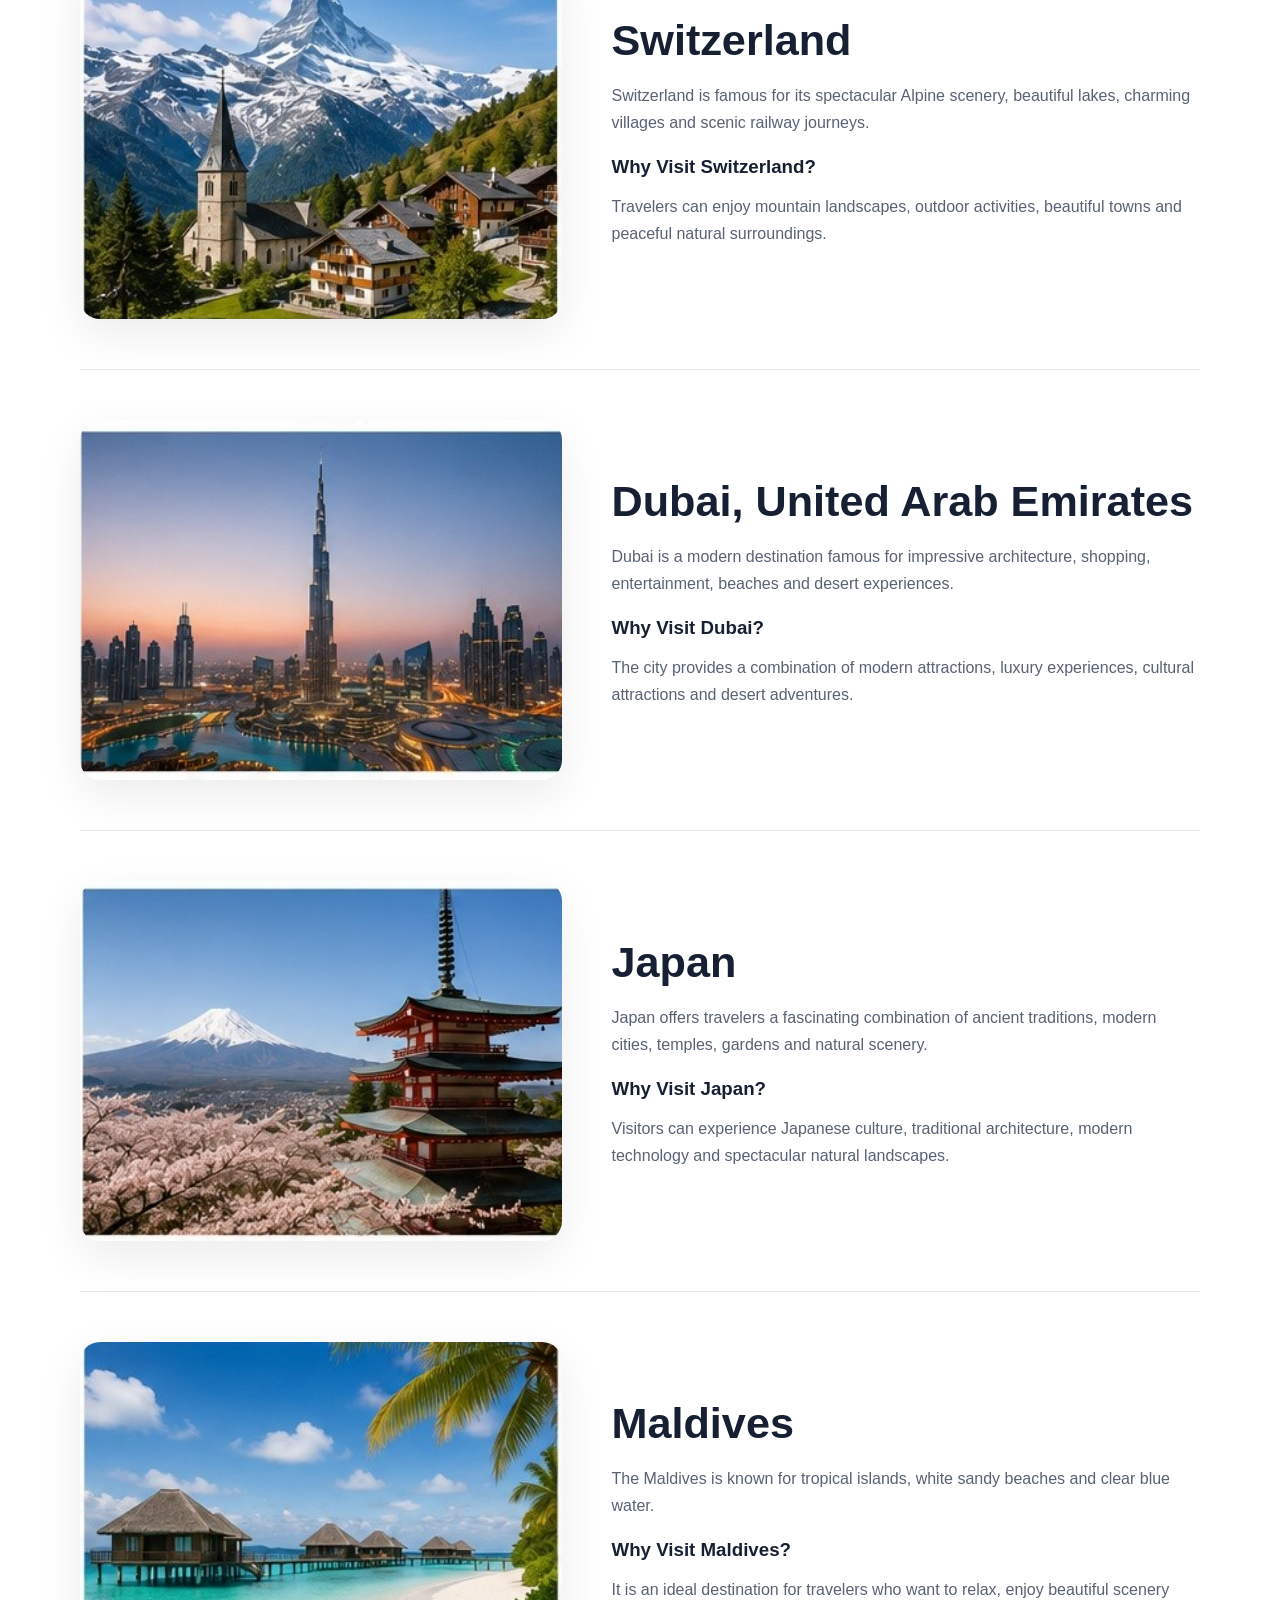
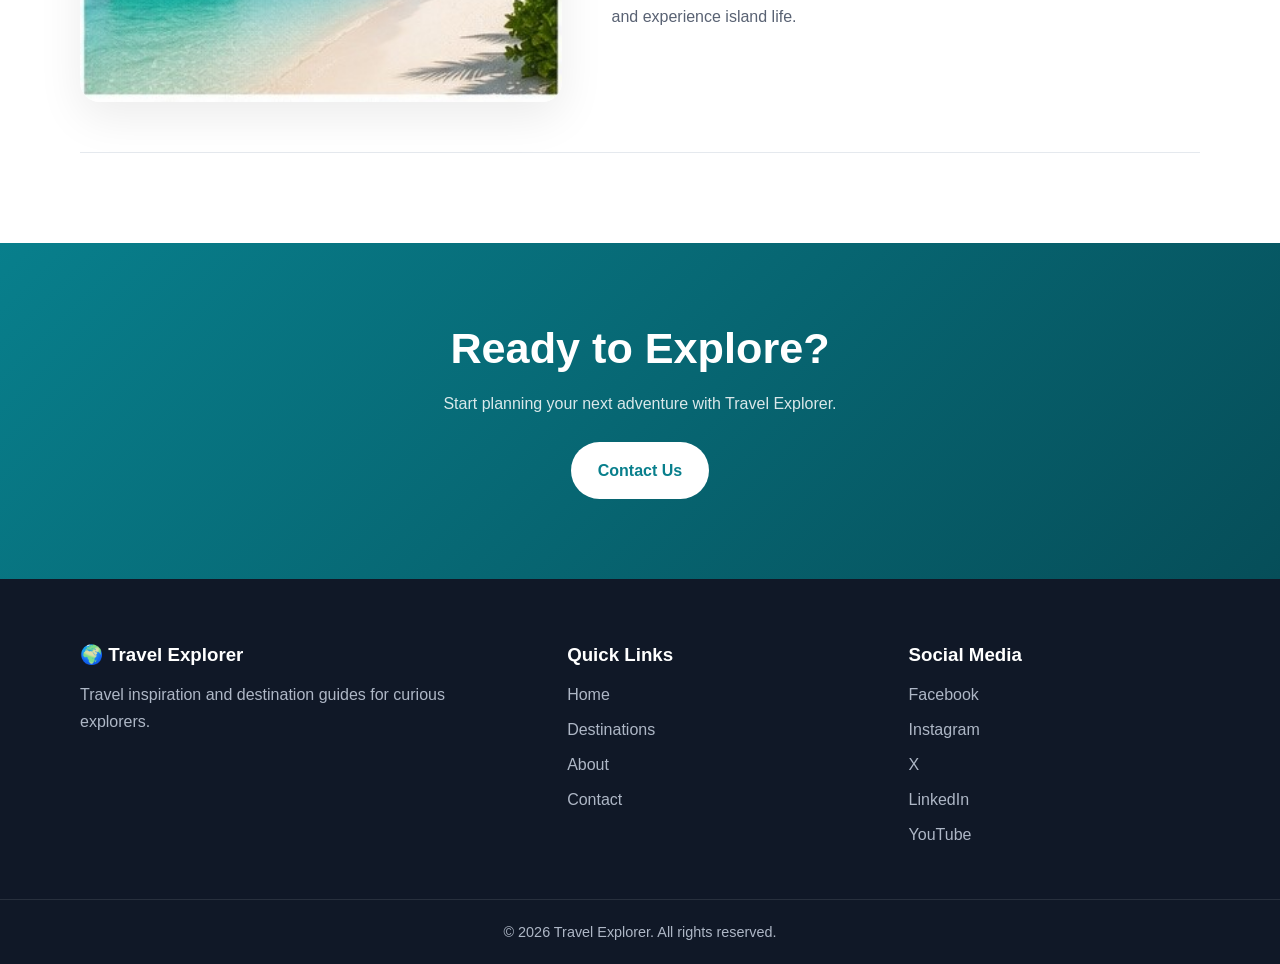
<file: destinations.html>
<!DOCTYPE html>
<html lang="en">

<head>

<meta charset="UTF-8">

<meta name="viewport"
      content="width=device-width, initial-scale=1.0">

<title>Travel Destinations | Explore Beautiful Places Worldwide</title>

<meta name="description"
      content="Explore beautiful travel destinations including Paris, Bali, Switzerland, Dubai, Japan and Maldives with Travel Explorer destination guides.">

<meta name="keywords"
      content="travel destinations, Paris travel, Bali travel, Switzerland travel, Dubai travel, Japan travel, Maldives travel">

<meta name="robots"
      content="index, follow">

<link rel="canonical"
      href="https://shinchan111.github.io/project/destinations.html">

<link rel="icon"
      href="images/favicon.png">

<link rel="stylesheet"
      href="style.css">


<!-- Open Graph -->

<meta property="og:type"
      content="website">

<meta property="og:title"
      content="Travel Destinations | Travel Explorer">

<meta property="og:description"
      content="Explore beautiful destinations and travel inspiration from around the world.">

<meta property="og:url"
      content="https://shinchan111.github.io/project/destinations.html">

<meta property="og:image"
      content="https://shinchan111.github.io/project/images/og-image.jpg">


<!-- X Card -->

<meta name="twitter:card"
      content="summary_large_image">

<meta name="twitter:title"
      content="Travel Destinations | Travel Explorer">

<meta name="twitter:description"
      content="Explore beautiful destinations around the world.">

<meta name="twitter:image"
      content="https://shinchan111.github.io/project/images/og-image.jpg">


<!-- Destination Schema -->

<script type="application/ld+json">

{
  "@context": "https://schema.org",
  "@type": "CollectionPage",
  "name": "Travel Destinations",
  "description": "A collection of popular travel destinations around the world.",
  "url": "https://shinchan111.github.io/project/destinations.html",
  "isPartOf": {
    "@type": "WebSite",
    "name": "Travel Explorer",
    "url": "https://shinchan111.github.io/project/"
  }
}

</script>

</head>


<body>


<header class="header">

<div class="container nav-container">

<a href="index.html"
   class="logo">

🌍 Travel<span>Explorer</span>

</a>

<nav class="navbar">

<a href="index.html">
Home
</a>

<a href="destinations.html"
   class="active">
Destinations
</a>

<a href="about.html">
About
</a>

<a href="contact.html">
Contact
</a>

</nav>

</div>

</header>


<main>


<!-- Breadcrumb -->

<div class="container breadcrumb">

<a href="index.html">
Home
</a>

<span>›</span>

<span>Destinations</span>

</div>


<section class="page-hero">

<div class="container">

<span class="section-label">
EXPLORE THE WORLD
</span>

<h1>
Popular Travel Destinations
</h1>

<p>
Explore inspiring destinations around the world and discover
places that could become your next unforgettable adventure.
</p>

</div>

</section>


<section class="section">

<div class="container">


<!-- Paris -->

<article class="destination-detail"
         id="paris">

<img src="images/destination-paris.jpg"
     alt="Eiffel Tower and Paris city landscape"
     loading="lazy">

<div>

<h2>
Paris, France
</h2>

<p>
Paris is one of the world's most famous travel destinations.
Visitors can explore iconic landmarks, museums, historic streets,
cafés and beautiful architecture.
</p>

<h3>
Why Visit Paris?
</h3>

<p>
The city combines history, art, culture and cuisine, making it
an inspiring destination for travelers who want to experience
European culture.
</p>

</div>

</article>


<!-- Bali -->

<article class="destination-detail"
         id="bali">

<img src="images/destination-bali.jpg"
     alt="Tropical Bali beach and blue ocean"
     loading="lazy">

<div>

<h2>
Bali, Indonesia
</h2>

<p>
Bali is known for tropical beaches, peaceful temples,
green rice terraces and unique cultural experiences.
</p>

<h3>
Why Visit Bali?
</h3>

<p>
Bali offers a combination of relaxation, adventure, nature
and culture, making it a popular destination for many travelers.
</p>

</div>

</article>


<!-- Switzerland -->

<article class="destination-detail"
         id="switzerland">

<img src="images/destination-switzerland.jpg"
     alt="Snow covered Swiss Alps and mountain landscape"
     loading="lazy">

<div>

<h2>
Switzerland
</h2>

<p>
Switzerland is famous for its spectacular Alpine scenery,
beautiful lakes, charming villages and scenic railway journeys.
</p>

<h3>
Why Visit Switzerland?
</h3>

<p>
Travelers can enjoy mountain landscapes, outdoor activities,
beautiful towns and peaceful natural surroundings.
</p>

</div>

</article>


<!-- Dubai -->

<article class="destination-detail"
         id="dubai">

<img src="images/destination-dubai.jpg"
     alt="Dubai skyline with modern skyscrapers"
     loading="lazy">

<div>

<h2>
Dubai, United Arab Emirates
</h2>

<p>
Dubai is a modern destination famous for impressive architecture,
shopping, entertainment, beaches and desert experiences.
</p>

<h3>
Why Visit Dubai?
</h3>

<p>
The city provides a combination of modern attractions,
luxury experiences, cultural attractions and desert adventures.
</p>

</div>

</article>


<!-- Japan -->

<article class="destination-detail"
         id="japan">

<img src="images/destination-japan.jpg"
     alt="Mount Fuji and Japanese landscape"
     loading="lazy">

<div>

<h2>
Japan
</h2>

<p>
Japan offers travelers a fascinating combination of ancient
traditions, modern cities, temples, gardens and natural scenery.
</p>

<h3>
Why Visit Japan?
</h3>

<p>
Visitors can experience Japanese culture, traditional architecture,
modern technology and spectacular natural landscapes.
</p>

</div>

</article>


<!-- Maldives -->

<article class="destination-detail"
         id="maldives">

<img src="images/destination-maldives.jpg"
     alt="Tropical Maldives island with clear blue water"
     loading="lazy">

<div>

<h2>
Maldives
</h2>

<p>
The Maldives is known for tropical islands, white sandy beaches
and clear blue water.
</p>

<h3>
Why Visit Maldives?
</h3>

<p>
It is an ideal destination for travelers who want to relax,
enjoy beautiful scenery and experience island life.
</p>

</div>

</article>


</div>

</section>


<section class="cta">

<div class="container">

<h2>
Ready to Explore?
</h2>

<p>
Start planning your next adventure with Travel Explorer.
</p>

<a href="contact.html"
   class="btn btn-light">
Contact Us
</a>

</div>

</section>


</main>


<footer class="footer">

<div class="container footer-grid">

<div>

<h3>
🌍 Travel Explorer
</h3>

<p>
Travel inspiration and destination guides
for curious explorers.
</p>

</div>


<div>

<h3>
Quick Links
</h3>

<a href="index.html">Home</a>

<a href="destinations.html">
Destinations
</a>

<a href="about.html">
About
</a>

<a href="contact.html">
Contact
</a>

</div>


<div>

<h3>
Social Media
</h3>

<div class="social-links">

<a href="https://www.facebook.com/travelexplorer"
   target="_blank"
   rel="noopener noreferrer">
Facebook
</a>

<a href="https://www.instagram.com/travelexplorer"
   target="_blank"
   rel="noopener noreferrer">
Instagram
</a>

<a href="https://x.com/travelexplorer"
   target="_blank"
   rel="noopener noreferrer">
X
</a>

<a href="https://www.linkedin.com/company/travelexplorer"
   target="_blank"
   rel="noopener noreferrer">
LinkedIn
</a>

<a href="https://www.youtube.com/@travelexplorer"
   target="_blank"
   rel="noopener noreferrer">
YouTube
</a>

</div>

</div>

</div>


<div class="footer-bottom">

<p>
© 2026 Travel Explorer. All rights reserved.
</p>

</div>

</footer>


</body>
</html>
</file>
<file: style.css>
/* =====================================================
   TRAVEL EXPLORER
   Responsive SEO Project Website
===================================================== */


/* ---------- RESET ---------- */

* {
    margin: 0;
    padding: 0;
    box-sizing: border-box;
}


html {
    scroll-behavior: smooth;
}


body {
    font-family: "Poppins", Arial, sans-serif;
    line-height: 1.7;
    color: #172033;
    background: #ffffff;
}


img {
    max-width: 100%;
    display: block;
}


a {
    text-decoration: none;
    color: inherit;
}


p {
    color: #596273;
}


/* ---------- VARIABLES ---------- */

:root {

    --primary: #087f8c;
    --primary-dark: #05636d;
    --secondary: #f4a261;

    --dark: #172033;
    --text: #596273;

    --light: #f5f9fa;
    --white: #ffffff;

    --border: #e5e9ee;

    --shadow:
        0 15px 45px rgba(0, 0, 0, 0.08);

}


/* ---------- CONTAINER ---------- */

.container {

    width: min(1120px, 92%);

    margin: auto;

}


/* ---------- HEADER ---------- */

.header {

    position: sticky;

    top: 0;

    z-index: 1000;

    background: rgba(255, 255, 255, 0.96);

    backdrop-filter: blur(10px);

    border-bottom:
        1px solid var(--border);

}


.nav-container {

    min-height: 78px;

    display: flex;

    align-items: center;

    justify-content: space-between;

    gap: 30px;

}


.logo {

    font-size: 1.45rem;

    font-weight: 800;

    color: var(--dark);

}


.logo span {

    color: var(--primary);

}


.navbar {

    display: flex;

    align-items: center;

    gap: 30px;

}


.navbar a {

    position: relative;

    font-weight: 600;

    color: #394254;

    transition: 0.3s;

}


.navbar a:hover,
.navbar a.active {

    color: var(--primary);

}


.navbar a.active::after {

    content: "";

    position: absolute;

    left: 0;

    bottom: -8px;

    width: 100%;

    height: 2px;

    background: var(--primary);

}


/* ---------- HERO ---------- */

.hero {

    min-height: 720px;

    background-image:
        url("images/hero-travel.jpg");

    background-size: cover;

    background-position: center;

}


.hero-overlay {

    min-height: 720px;

    display: flex;

    align-items: center;

    background:
        linear-gradient(
            90deg,
            rgba(0, 0, 0, 0.70),
            rgba(0, 0, 0, 0.20)
        );

}


.hero-content {

    color: white;

    max-width: 800px;

}


.hero-label {

    display: inline-block;

    margin-bottom: 20px;

    font-size: 0.85rem;

    letter-spacing: 2px;

    font-weight: 700;

}


.hero h1 {

    color: white;

    font-size: clamp(2.4rem, 6vw, 4.8rem);

    line-height: 1.1;

    margin-bottom: 25px;

}


.hero p {

    color: white;

    max-width: 700px;

    font-size: 1.08rem;

    margin-bottom: 35px;

}


/* ---------- BUTTONS ---------- */

.hero-buttons {

    display: flex;

    flex-wrap: wrap;

    gap: 15px;

}


.btn {

    display: inline-block;

    padding: 13px 25px;

    border-radius: 50px;

    font-weight: 700;

    border: 2px solid transparent;

    transition: 0.3s;

}


.btn-primary {

    background: var(--primary);

    color: white;

}


.btn-primary:hover {

    background: var(--primary-dark);

    transform: translateY(-2px);

}


.btn-outline {

    border-color: white;

    color: white;

}


.btn-outline:hover {

    background: white;

    color: var(--dark);

}


.btn-light {

    background: white;

    color: var(--primary);

}


/* ---------- SECTIONS ---------- */

.section {

    padding: 90px 0;

}


.section-light {

    background: var(--light);

}


.section-heading {

    max-width: 720px;

    text-align: center;

    margin: 0 auto 55px;

}


.section-label {

    display: inline-block;

    color: var(--primary);

    font-weight: 800;

    letter-spacing: 1.5px;

    font-size: 0.8rem;

    margin-bottom: 10px;

}


h2 {

    color: var(--dark);

    font-size: clamp(1.8rem, 4vw, 2.7rem);

    line-height: 1.2;

    margin-bottom: 15px;

}


h3 {

    color: var(--dark);

    margin-bottom: 10px;

}


/* ---------- CONTENT CARDS ---------- */

.content-grid {

    display: grid;

    grid-template-columns:
        repeat(3, 1fr);

    gap: 25px;

}


.info-card {

    background: white;

    padding: 35px;

    border-radius: 18px;

    box-shadow: var(--shadow);

    border:
        1px solid var(--border);

}


.icon {

    font-size: 2.2rem;

    margin-bottom: 15px;

}


/* ---------- DESTINATIONS ---------- */

.destination-grid {

    display: grid;

    grid-template-columns:
        repeat(3, 1fr);

    gap: 25px;

}


.destination-card {

    overflow: hidden;

    background: white;

    border-radius: 18px;

    box-shadow: var(--shadow);

    transition: 0.3s;

}


.destination-card:hover {

    transform: translateY(-7px);

}


.destination-card img {

    width: 100%;

    height: 240px;

    object-fit: cover;

}


.destination-content {

    padding: 25px;

}


.destination-content > span {

    color: var(--primary);

    font-size: 0.85rem;

    font-weight: 700;

}


.destination-content h3 {

    font-size: 1.4rem;

    margin: 7px 0;

}


.destination-content a {

    display: inline-block;

    margin-top: 15px;

    color: var(--primary);

    font-weight: 700;

}


/* ---------- GUIDE ---------- */

.guide-grid {

    display: grid;

    grid-template-columns:
        1fr 1fr;

    align-items: center;

    gap: 60px;

}


.guide-image img {

    width: 100%;

    border-radius: 20px;

    box-shadow: var(--shadow);

}


.guide-content p {

    margin-bottom: 18px;

}


/* ---------- CTA ---------- */

.cta {

    padding: 80px 0;

    text-align: center;

    background:
        linear-gradient(
            135deg,
            var(--primary),
            #064e59
        );

}


.cta h2 {

    color: white;

}


.cta p {

    color: rgba(255,255,255,0.85);

    max-width: 650px;

    margin: 0 auto 25px;

}


/* ---------- PAGE HERO ---------- */

.page-hero {

    padding: 90px 0;

    text-align: center;

    background: var(--light);

}


.page-hero h1 {

    font-size: clamp(2.2rem, 5vw, 3.7rem);

    line-height: 1.15;

    margin-bottom: 15px;

}


.page-hero p {

    max-width: 700px;

    margin: auto;

}


/* ---------- BREADCRUMB ---------- */

.breadcrumb {

    display: flex;

    gap: 10px;

    padding: 20px 0;

    font-size: 0.9rem;

}


.breadcrumb a {

    color: var(--primary);

}


/* ---------- DESTINATION DETAILS ---------- */

.destination-detail {

    display: grid;

    grid-template-columns:
        0.9fr 1.1fr;

    gap: 50px;

    align-items: center;

    padding: 50px 0;

    border-bottom:
        1px solid var(--border);

}


.destination-detail img {

    width: 100%;

    height: 360px;

    object-fit: cover;

    border-radius: 20px;

    box-shadow: var(--shadow);

}


.destination-detail p {

    margin-bottom: 15px;

}


/* ---------- ABOUT ---------- */

.about-grid {

    display: grid;

    grid-template-columns:
        1fr 1fr;

    align-items: center;

    gap: 60px;

}


.about-grid img {

    width: 100%;

    border-radius: 20px;

    box-shadow: var(--shadow);

}


.about-grid p {

    margin-bottom: 18px;

}


/* ---------- CONTACT ---------- */

.contact-grid {

    display: grid;

    grid-template-columns:
        1fr 1fr;

    gap: 60px;

}


.contact-grid > div > img {

    width: 100%;

    height: 320px;

    object-fit: cover;

    border-radius: 20px;

    margin-bottom: 25px;

}


.contact-info {

    margin-top: 30px;

}


.contact-info > div {

    padding: 18px 0;

    border-bottom:
        1px solid var(--border);

}


.contact-info strong {

    color: var(--dark);

}


.contact-info a {

    color: var(--primary);

    font-weight: 600;

}


/* ---------- FORM ---------- */

.contact-form {

    padding: 35px;

    background: var(--light);

    border-radius: 20px;

}


.contact-form label {

    display: block;

    margin: 15px 0 7px;

    font-weight: 600;

}


.contact-form input,
.contact-form textarea {

    width: 100%;

    padding: 14px 16px;

    border:
        1px solid var(--border);

    border-radius: 10px;

    background: white;

    font-family: inherit;

    font-size: 1rem;

    outline: none;

}


.contact-form input:focus,
.contact-form textarea:focus {

    border-color: var(--primary);

    box-shadow:
        0 0 0 3px rgba(8,127,140,0.1);

}


.contact-form textarea {

    resize: vertical;

}


.contact-form button {

    border: none;

    cursor: pointer;

    margin-top: 20px;

}


/* ---------- TEXT CENTER ---------- */

.text-center {

    text-align: center;

}


/* ---------- FOOTER ---------- */

.footer {

    background: #101827;

    color: white;

    padding-top: 60px;

}


.footer-grid {

    display: grid;

    grid-template-columns:
        1.5fr 1fr 1fr;

    gap: 50px;

    padding-bottom: 50px;

}


.footer h3 {

    color: white;

}


.footer p {

    color: #aeb7c6;

}


.footer-grid > div > a {

    display: block;

    color: #aeb7c6;

    margin: 8px 0;

}


.footer-grid > div > a:hover {

    color: white;

}


.social-links {

    display: flex;

    flex-direction: column;

    gap: 8px;

}


.social-links a {

    color: #aeb7c6;

}


.social-links a:hover {

    color: white;

}


.footer-bottom {

    padding: 20px;

    text-align: center;

    border-top:
        1px solid rgba(255,255,255,0.1);

}


.footer-bottom p {

    margin: 0;

    font-size: 0.9rem;

}


/* ---------- RESPONSIVE ---------- */

@media (max-width: 900px) {

    .content-grid,
    .destination-grid {

        grid-template-columns:
            repeat(2, 1fr);

    }


    .guide-grid,
    .about-grid,
    .contact-grid {

        grid-template-columns: 1fr;

    }


    .destination-detail {

        grid-template-columns: 1fr;

    }


    .footer-grid {

        grid-template-columns:
            1fr 1fr;

    }

}


@media (max-width: 650px) {

    .nav-container {

        flex-direction: column;

        padding: 18px 0;

    }


    .navbar {

        gap: 16px;

        flex-wrap: wrap;

        justify-content: center;

    }


    .navbar a {

        font-size: 0.9rem;

    }


    .hero,
    .hero-overlay {

        min-height: 620px;

    }


    .section {

        padding: 65px 0;

    }


    .content-grid,
    .destination-grid,
    .footer-grid {

        grid-template-columns: 1fr;

    }


    .destination-detail img {

        height: 270px;

    }

}
</file>
